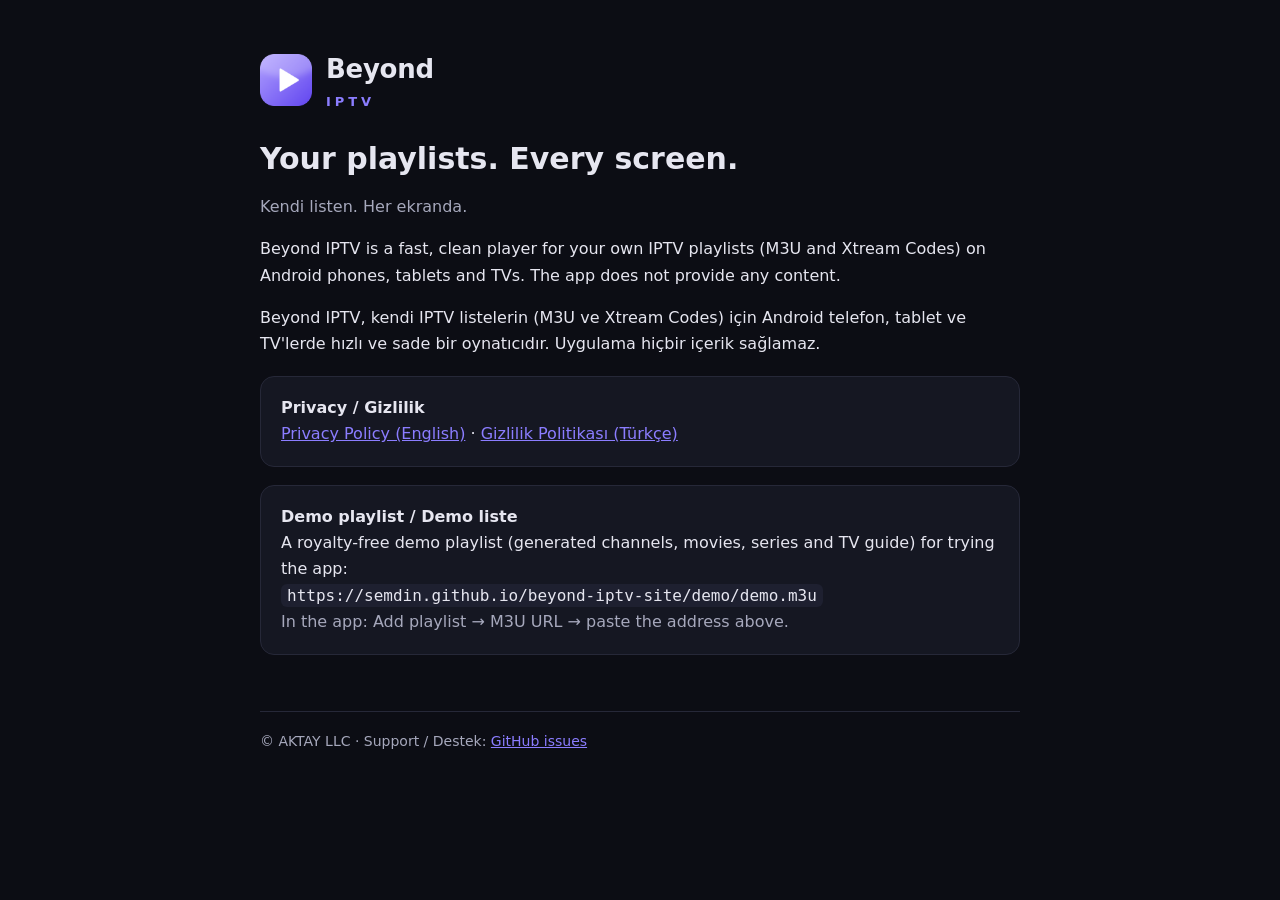
<file: index.html>
<!doctype html>
<html lang="en">
<head>
  <meta charset="utf-8">
  <meta name="viewport" content="width=device-width, initial-scale=1">
  <title>Beyond IPTV</title>
  <link rel="stylesheet" href="style.css">
</head>
<body>
<main>
  <header class="brand"><img src="brand_mark.png" alt=""><div><b>Beyond</b><span>IPTV</span></div></header>
  <h1>Your playlists. Every screen.</h1>
  <p class="muted">Kendi listen. Her ekranda.</p>
  <p>Beyond IPTV is a fast, clean player for your own IPTV playlists (M3U and Xtream Codes) on Android phones, tablets and TVs. The app does not provide any content.</p>
  <p>Beyond IPTV, kendi IPTV listelerin (M3U ve Xtream Codes) için Android telefon, tablet ve TV'lerde hızlı ve sade bir oynatıcıdır. Uygulama hiçbir içerik sağlamaz.</p>

  <div class="card">
    <b>Privacy / Gizlilik</b><br>
    <a href="privacy-en.html">Privacy Policy (English)</a> · <a href="privacy.html">Gizlilik Politikası (Türkçe)</a>
  </div>

  <div class="card">
    <b>Demo playlist / Demo liste</b><br>
    A royalty-free demo playlist (generated channels, movies, series and TV guide) for trying the app:<br>
    <code>https://semdin.github.io/beyond-iptv-site/demo/demo.m3u</code><br>
    <span class="muted">In the app: Add playlist → M3U URL → paste the address above.</span>
  </div>

  <footer>© AKTAY LLC · Support / Destek: <a href="https://github.com/semdin/beyond-iptv-site/issues">GitHub issues</a></footer>
</main>
</body>
</html>
</file>
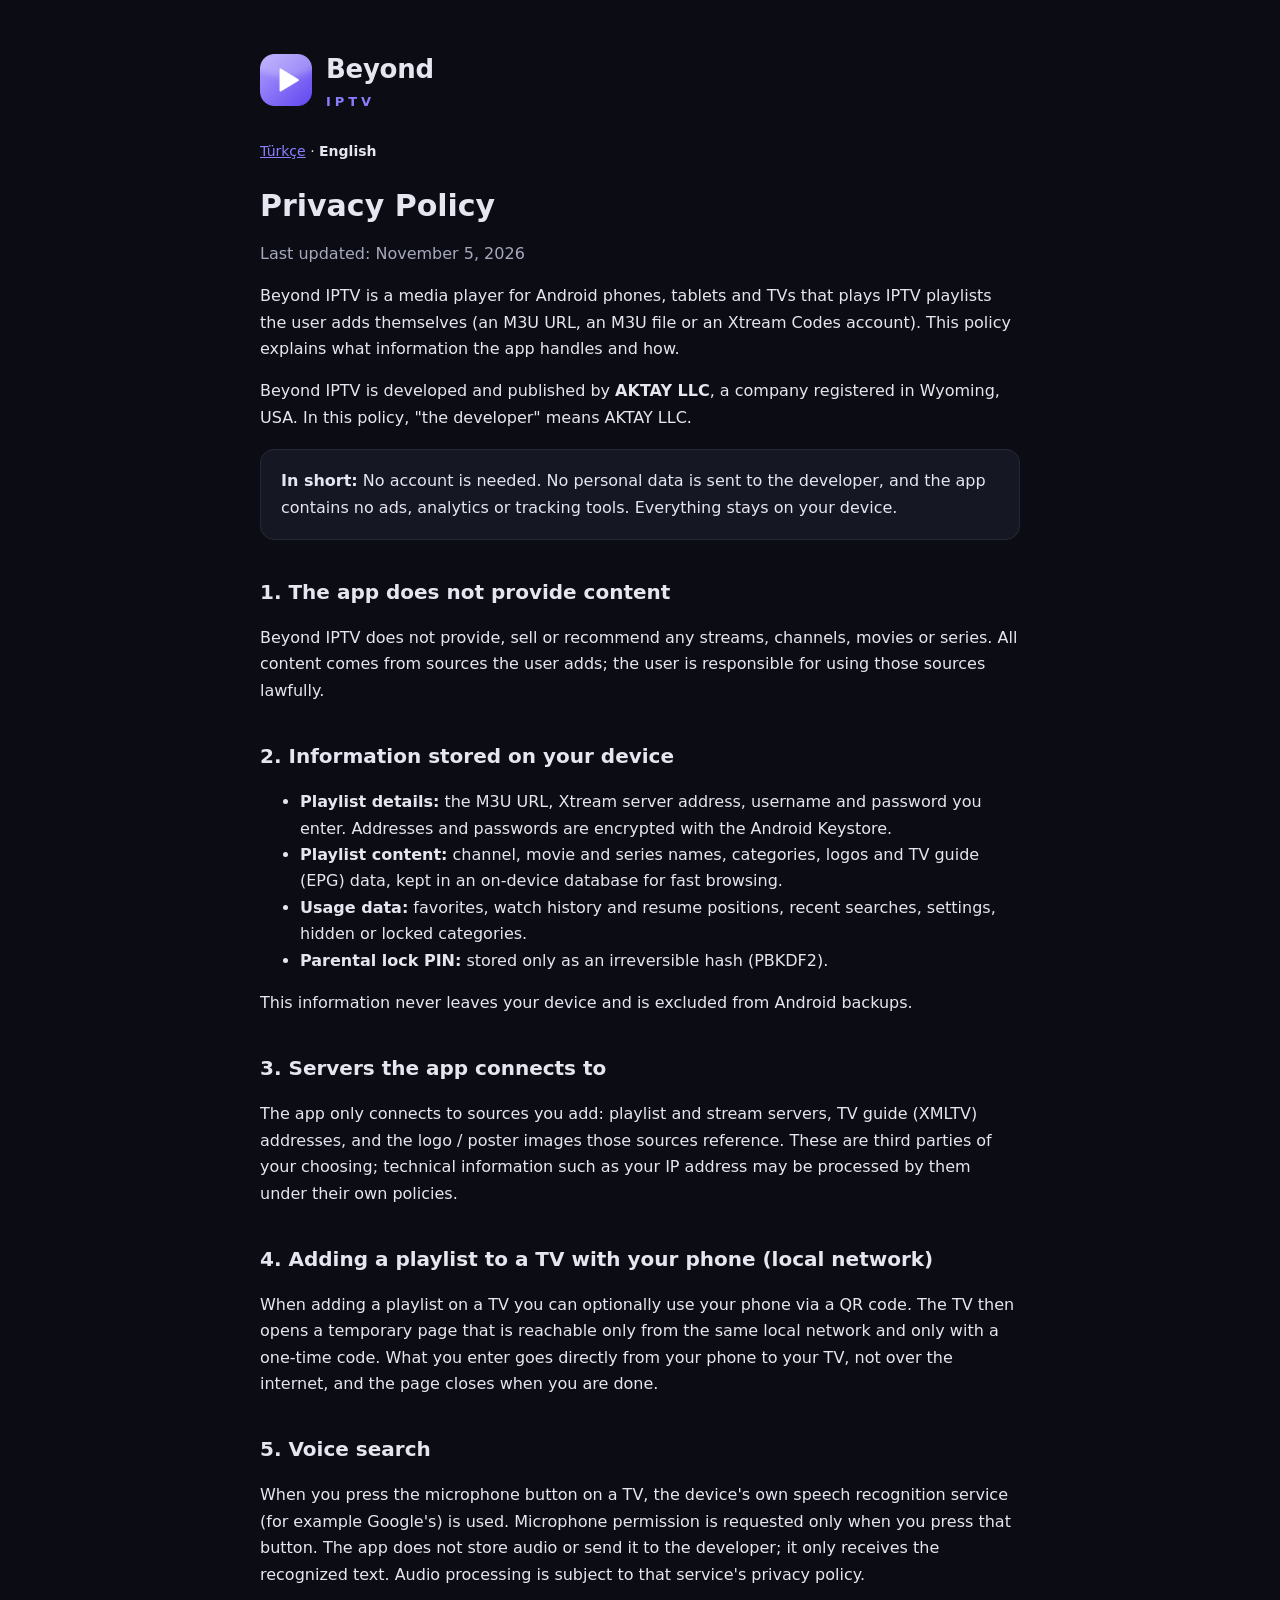
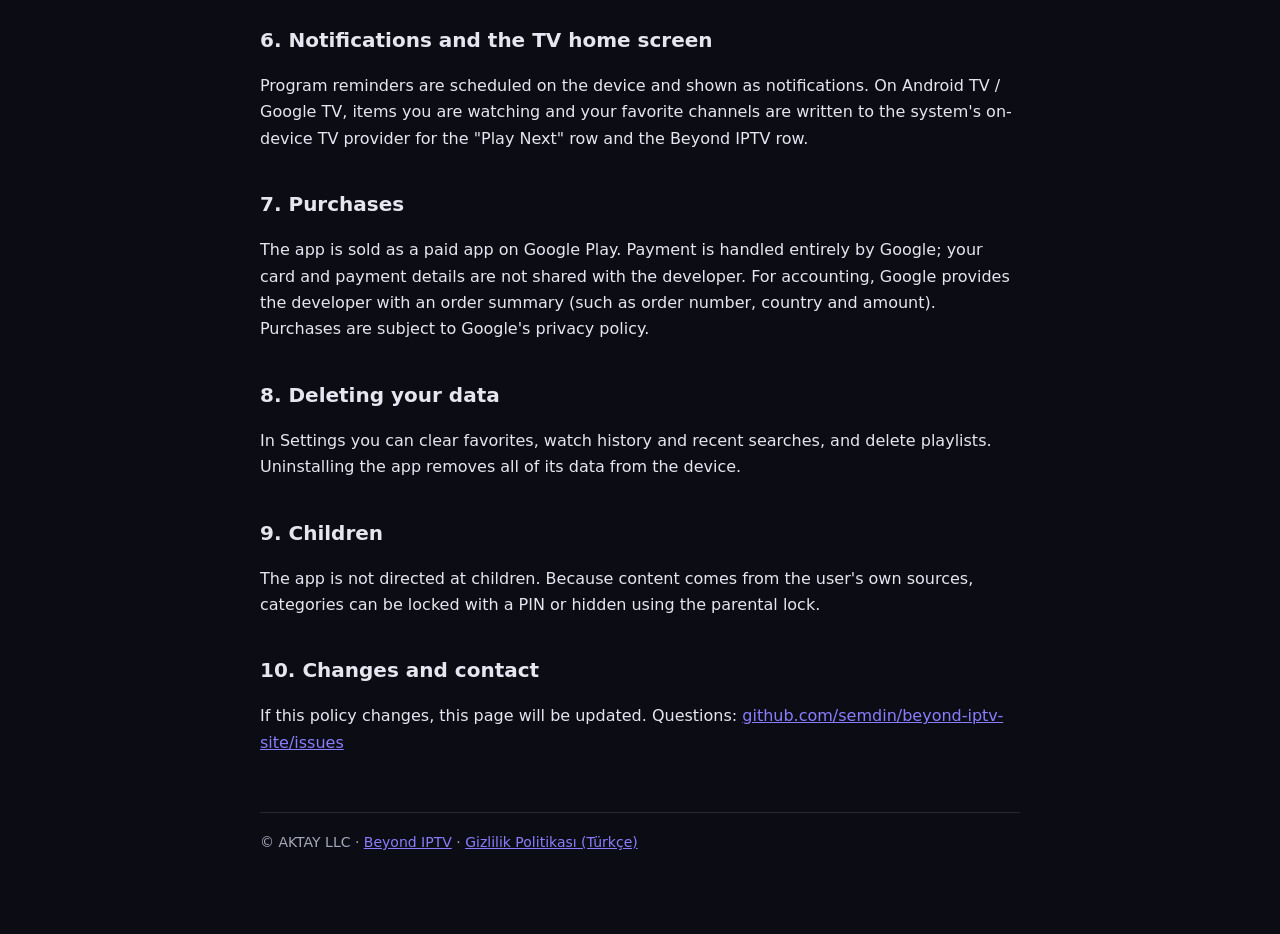
<file: privacy-en.html>
<!doctype html>
<html lang="en">
<head>
  <meta charset="utf-8">
  <meta name="viewport" content="width=device-width, initial-scale=1">
  <title>Privacy Policy · Beyond IPTV</title>
  <link rel="stylesheet" href="style.css">
</head>
<body>
<main>
  <header class="brand"><img src="brand_mark.png" alt=""><div><b>Beyond</b><span>IPTV</span></div></header>
  <nav class="lang"><a href="privacy.html">Türkçe</a> · <b>English</b></nav>
  <h1>Privacy Policy</h1>
  <p class="muted">Last updated: November 5, 2026</p>

  <p>Beyond IPTV is a media player for Android phones, tablets and TVs that plays IPTV playlists the user adds themselves (an M3U URL, an M3U file or an Xtream Codes account). This policy explains what information the app handles and how.</p>

  <p>Beyond IPTV is developed and published by <b>AKTAY LLC</b>, a company registered in Wyoming, USA. In this policy, "the developer" means AKTAY LLC.</p>

  <div class="card"><b>In short:</b> No account is needed. No personal data is sent to the developer, and the app contains no ads, analytics or tracking tools. Everything stays on your device.</div>

  <h2>1. The app does not provide content</h2>
  <p>Beyond IPTV does not provide, sell or recommend any streams, channels, movies or series. All content comes from sources the user adds; the user is responsible for using those sources lawfully.</p>

  <h2>2. Information stored on your device</h2>
  <ul>
    <li><b>Playlist details:</b> the M3U URL, Xtream server address, username and password you enter. Addresses and passwords are encrypted with the Android Keystore.</li>
    <li><b>Playlist content:</b> channel, movie and series names, categories, logos and TV guide (EPG) data, kept in an on-device database for fast browsing.</li>
    <li><b>Usage data:</b> favorites, watch history and resume positions, recent searches, settings, hidden or locked categories.</li>
    <li><b>Parental lock PIN:</b> stored only as an irreversible hash (PBKDF2).</li>
  </ul>
  <p>This information never leaves your device and is excluded from Android backups.</p>

  <h2>3. Servers the app connects to</h2>
  <p>The app only connects to sources you add: playlist and stream servers, TV guide (XMLTV) addresses, and the logo / poster images those sources reference. These are third parties of your choosing; technical information such as your IP address may be processed by them under their own policies.</p>

  <h2>4. Adding a playlist to a TV with your phone (local network)</h2>
  <p>When adding a playlist on a TV you can optionally use your phone via a QR code. The TV then opens a temporary page that is reachable only from the same local network and only with a one-time code. What you enter goes directly from your phone to your TV, not over the internet, and the page closes when you are done.</p>

  <h2>5. Voice search</h2>
  <p>When you press the microphone button on a TV, the device's own speech recognition service (for example Google's) is used. Microphone permission is requested only when you press that button. The app does not store audio or send it to the developer; it only receives the recognized text. Audio processing is subject to that service's privacy policy.</p>

  <h2>6. Notifications and the TV home screen</h2>
  <p>Program reminders are scheduled on the device and shown as notifications. On Android TV / Google TV, items you are watching and your favorite channels are written to the system's on-device TV provider for the "Play Next" row and the Beyond IPTV row.</p>

  <h2>7. Purchases</h2>
  <p>The app is sold as a paid app on Google Play. Payment is handled entirely by Google; your card and payment details are not shared with the developer. For accounting, Google provides the developer with an order summary (such as order number, country and amount). Purchases are subject to Google's privacy policy.</p>

  <h2>8. Deleting your data</h2>
  <p>In Settings you can clear favorites, watch history and recent searches, and delete playlists. Uninstalling the app removes all of its data from the device.</p>

  <h2>9. Children</h2>
  <p>The app is not directed at children. Because content comes from the user's own sources, categories can be locked with a PIN or hidden using the parental lock.</p>

  <h2>10. Changes and contact</h2>
  <p>If this policy changes, this page will be updated. Questions: <a href="https://github.com/semdin/beyond-iptv-site/issues">github.com/semdin/beyond-iptv-site/issues</a></p>

  <footer>© AKTAY LLC · <a href="index.html">Beyond IPTV</a> · <a href="privacy.html">Gizlilik Politikası (Türkçe)</a></footer>
</main>
</body>
</html>
</file>
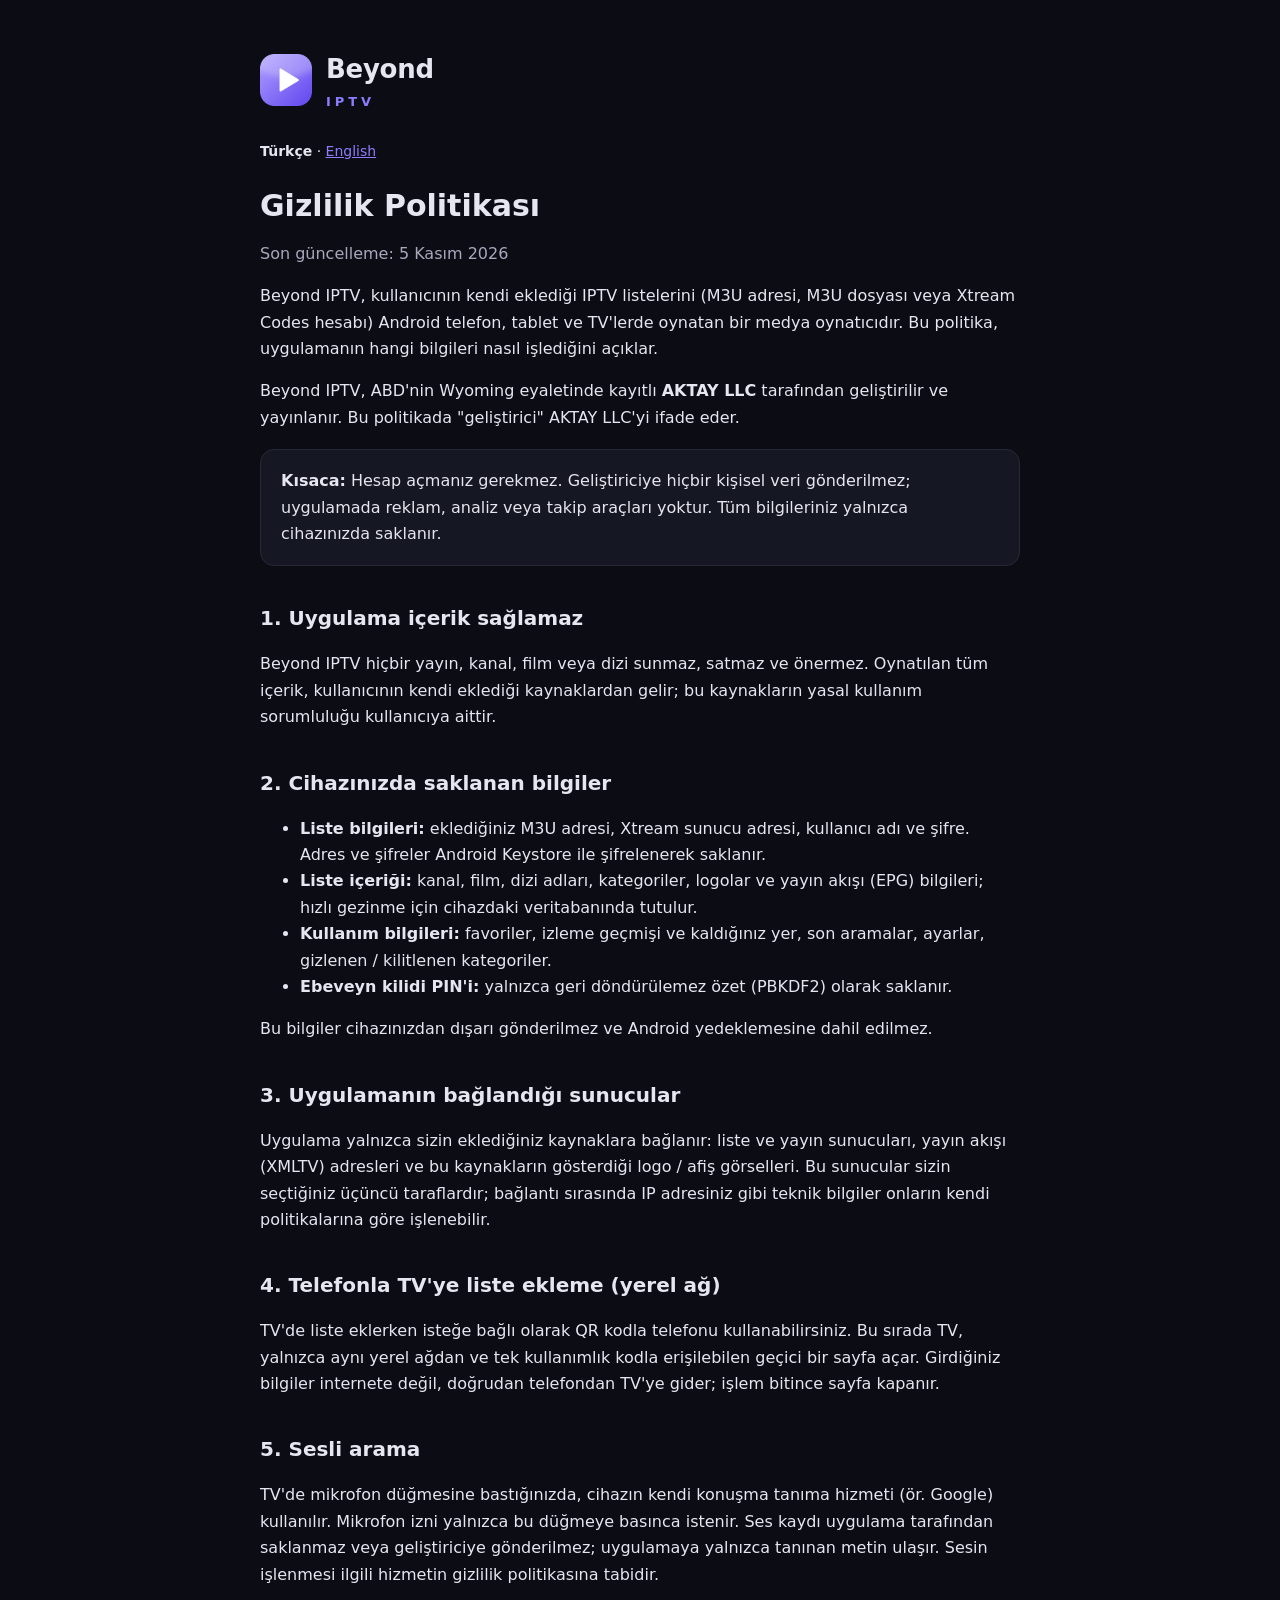
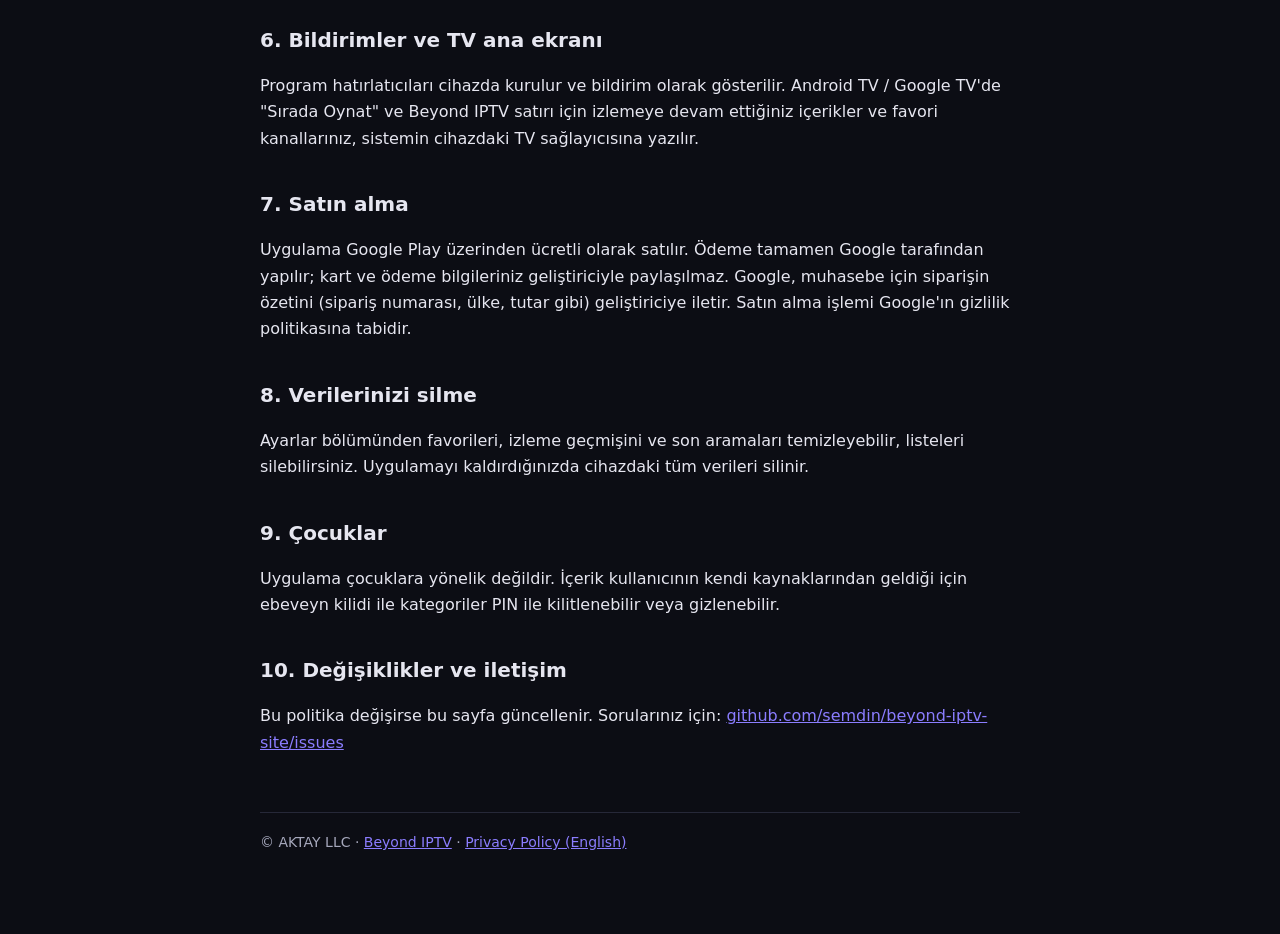
<file: privacy.html>
<!doctype html>
<html lang="tr">
<head>
  <meta charset="utf-8">
  <meta name="viewport" content="width=device-width, initial-scale=1">
  <title>Gizlilik Politikası · Beyond IPTV</title>
  <link rel="stylesheet" href="style.css">
</head>
<body>
<main>
  <header class="brand"><img src="brand_mark.png" alt=""><div><b>Beyond</b><span>IPTV</span></div></header>
  <nav class="lang"><b>Türkçe</b> · <a href="privacy-en.html">English</a></nav>
  <h1>Gizlilik Politikası</h1>
  <p class="muted">Son güncelleme: 5 Kasım 2026</p>

  <p>Beyond IPTV, kullanıcının kendi eklediği IPTV listelerini (M3U adresi, M3U dosyası veya Xtream Codes hesabı) Android telefon, tablet ve TV'lerde oynatan bir medya oynatıcıdır. Bu politika, uygulamanın hangi bilgileri nasıl işlediğini açıklar.</p>

  <p>Beyond IPTV, ABD'nin Wyoming eyaletinde kayıtlı <b>AKTAY LLC</b> tarafından geliştirilir ve yayınlanır. Bu politikada "geliştirici" AKTAY LLC'yi ifade eder.</p>

  <div class="card"><b>Kısaca:</b> Hesap açmanız gerekmez. Geliştiriciye hiçbir kişisel veri gönderilmez; uygulamada reklam, analiz veya takip araçları yoktur. Tüm bilgileriniz yalnızca cihazınızda saklanır.</div>

  <h2>1. Uygulama içerik sağlamaz</h2>
  <p>Beyond IPTV hiçbir yayın, kanal, film veya dizi sunmaz, satmaz ve önermez. Oynatılan tüm içerik, kullanıcının kendi eklediği kaynaklardan gelir; bu kaynakların yasal kullanım sorumluluğu kullanıcıya aittir.</p>

  <h2>2. Cihazınızda saklanan bilgiler</h2>
  <ul>
    <li><b>Liste bilgileri:</b> eklediğiniz M3U adresi, Xtream sunucu adresi, kullanıcı adı ve şifre. Adres ve şifreler Android Keystore ile şifrelenerek saklanır.</li>
    <li><b>Liste içeriği:</b> kanal, film, dizi adları, kategoriler, logolar ve yayın akışı (EPG) bilgileri; hızlı gezinme için cihazdaki veritabanında tutulur.</li>
    <li><b>Kullanım bilgileri:</b> favoriler, izleme geçmişi ve kaldığınız yer, son aramalar, ayarlar, gizlenen / kilitlenen kategoriler.</li>
    <li><b>Ebeveyn kilidi PIN'i:</b> yalnızca geri döndürülemez özet (PBKDF2) olarak saklanır.</li>
  </ul>
  <p>Bu bilgiler cihazınızdan dışarı gönderilmez ve Android yedeklemesine dahil edilmez.</p>

  <h2>3. Uygulamanın bağlandığı sunucular</h2>
  <p>Uygulama yalnızca sizin eklediğiniz kaynaklara bağlanır: liste ve yayın sunucuları, yayın akışı (XMLTV) adresleri ve bu kaynakların gösterdiği logo / afiş görselleri. Bu sunucular sizin seçtiğiniz üçüncü taraflardır; bağlantı sırasında IP adresiniz gibi teknik bilgiler onların kendi politikalarına göre işlenebilir.</p>

  <h2>4. Telefonla TV'ye liste ekleme (yerel ağ)</h2>
  <p>TV'de liste eklerken isteğe bağlı olarak QR kodla telefonu kullanabilirsiniz. Bu sırada TV, yalnızca aynı yerel ağdan ve tek kullanımlık kodla erişilebilen geçici bir sayfa açar. Girdiğiniz bilgiler internete değil, doğrudan telefondan TV'ye gider; işlem bitince sayfa kapanır.</p>

  <h2>5. Sesli arama</h2>
  <p>TV'de mikrofon düğmesine bastığınızda, cihazın kendi konuşma tanıma hizmeti (ör. Google) kullanılır. Mikrofon izni yalnızca bu düğmeye basınca istenir. Ses kaydı uygulama tarafından saklanmaz veya geliştiriciye gönderilmez; uygulamaya yalnızca tanınan metin ulaşır. Sesin işlenmesi ilgili hizmetin gizlilik politikasına tabidir.</p>

  <h2>6. Bildirimler ve TV ana ekranı</h2>
  <p>Program hatırlatıcıları cihazda kurulur ve bildirim olarak gösterilir. Android TV / Google TV'de "Sırada Oynat" ve Beyond IPTV satırı için izlemeye devam ettiğiniz içerikler ve favori kanallarınız, sistemin cihazdaki TV sağlayıcısına yazılır.</p>

  <h2>7. Satın alma</h2>
  <p>Uygulama Google Play üzerinden ücretli olarak satılır. Ödeme tamamen Google tarafından yapılır; kart ve ödeme bilgileriniz geliştiriciyle paylaşılmaz. Google, muhasebe için siparişin özetini (sipariş numarası, ülke, tutar gibi) geliştiriciye iletir. Satın alma işlemi Google'ın gizlilik politikasına tabidir.</p>

  <h2>8. Verilerinizi silme</h2>
  <p>Ayarlar bölümünden favorileri, izleme geçmişini ve son aramaları temizleyebilir, listeleri silebilirsiniz. Uygulamayı kaldırdığınızda cihazdaki tüm verileri silinir.</p>

  <h2>9. Çocuklar</h2>
  <p>Uygulama çocuklara yönelik değildir. İçerik kullanıcının kendi kaynaklarından geldiği için ebeveyn kilidi ile kategoriler PIN ile kilitlenebilir veya gizlenebilir.</p>

  <h2>10. Değişiklikler ve iletişim</h2>
  <p>Bu politika değişirse bu sayfa güncellenir. Sorularınız için: <a href="https://github.com/semdin/beyond-iptv-site/issues">github.com/semdin/beyond-iptv-site/issues</a></p>

  <footer>© AKTAY LLC · <a href="index.html">Beyond IPTV</a> · <a href="privacy-en.html">Privacy Policy (English)</a></footer>
</main>
</body>
</html>
</file>
<file: style.css>
:root {
  --bg: #0c0d14;
  --surface: #151722;
  --line: #262838;
  --text: #e6e6f0;
  --muted: #a6a8bc;
  --accent: #8b7dff;
}
* { box-sizing: border-box; }
html, body { margin: 0; background: var(--bg); color: var(--text); }
body {
  font: 16px/1.65 system-ui, -apple-system, "Segoe UI", Roboto, sans-serif;
  padding: 0 16px;
}
main { max-width: 760px; margin: 0 auto; padding: 48px 0 80px; }
header.brand { display: flex; align-items: center; gap: 14px; margin-bottom: 28px; }
header.brand img { width: 52px; height: 52px; }
header.brand b { font-size: 26px; letter-spacing: -0.01em; }
header.brand span { display: block; color: var(--accent); font-size: 13px; letter-spacing: 0.3em; font-weight: 600; }
h1 { font-size: 30px; line-height: 1.25; margin: 0 0 8px; }
h2 { font-size: 20px; margin: 36px 0 8px; }
p, li { color: var(--text); }
.muted { color: var(--muted); }
a { color: var(--accent); }
.card { background: var(--surface); border: 1px solid var(--line); border-radius: 14px; padding: 18px 20px; margin: 18px 0; }
code { background: #1e2030; padding: 2px 6px; border-radius: 6px; word-break: break-all; }
nav.lang { margin: 0 0 24px; font-size: 14px; }
footer { margin-top: 56px; color: var(--muted); font-size: 14px; border-top: 1px solid var(--line); padding-top: 18px; }
</file>
